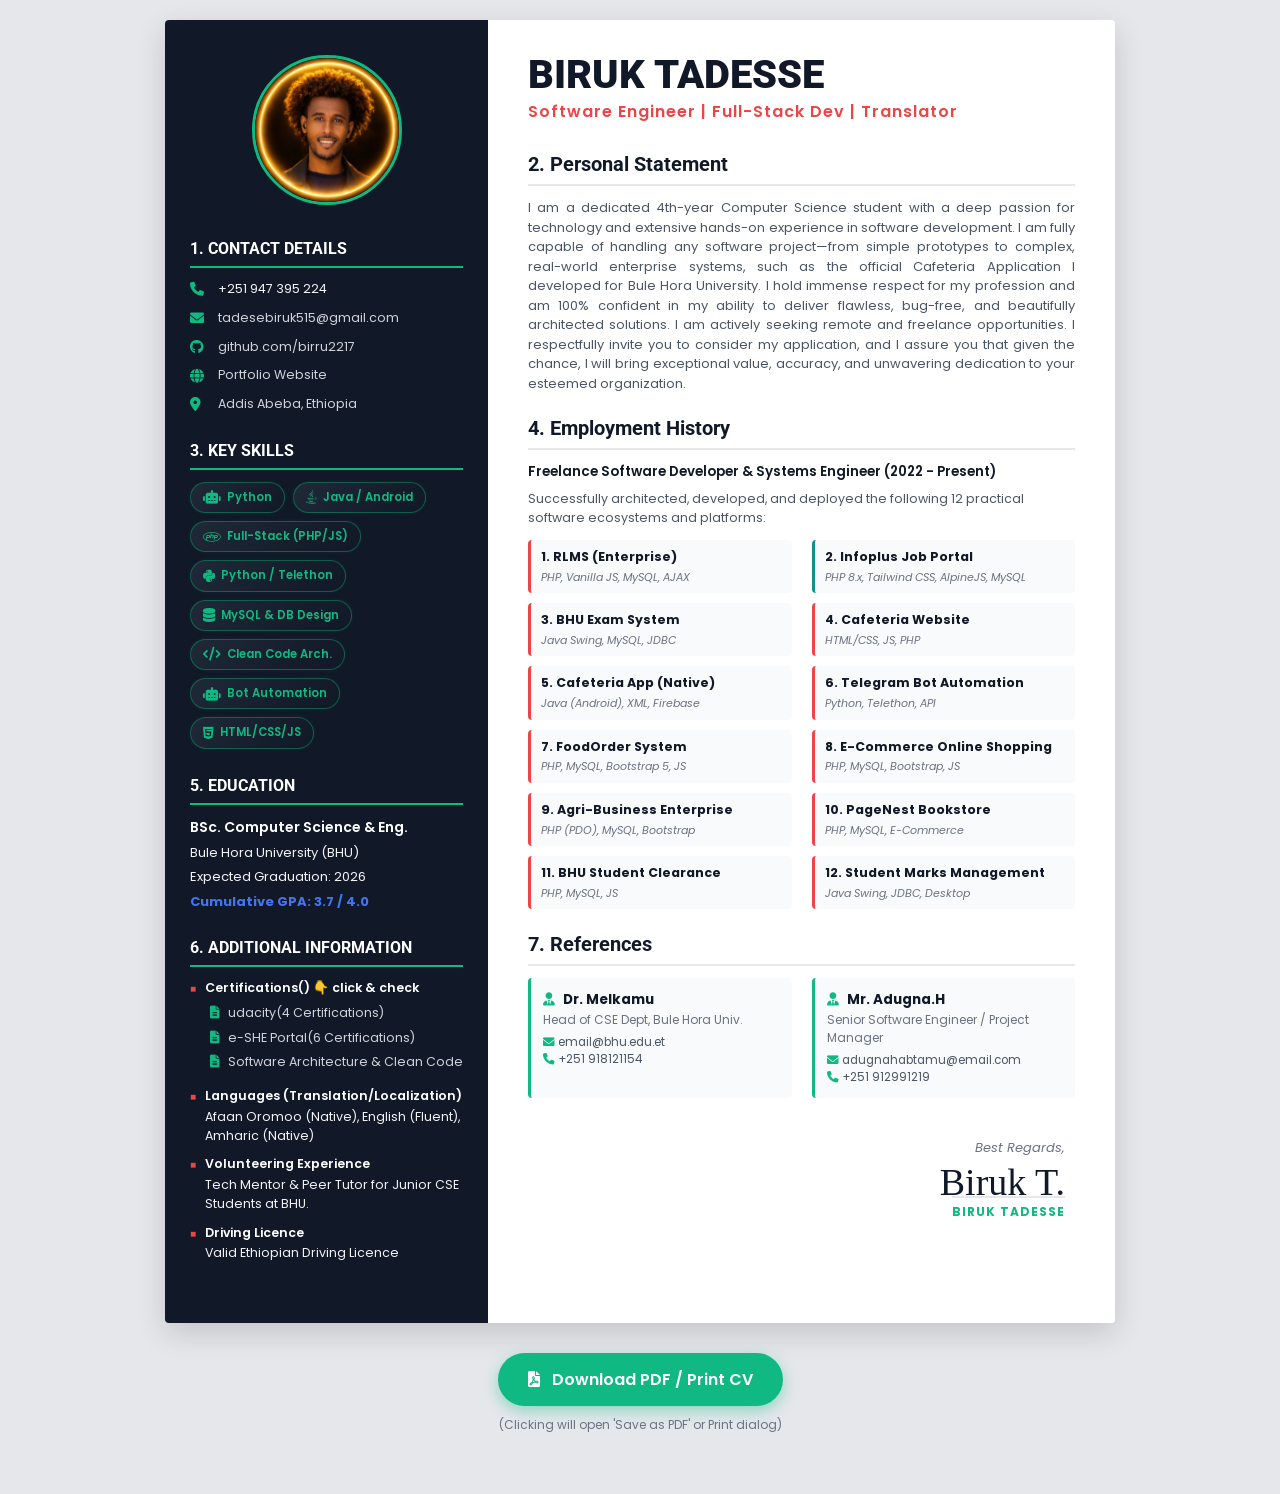
<file: my_cv.html>
<!DOCTYPE html>
<html lang="en">
<head>
    <meta charset="UTF-8">
    <meta name="viewport" content="width=device-width, initial-scale=1.0">
    <title>Biruk Tadesse - Professional CV</title>
    <link href="https://cdnjs.cloudflare.com/ajax/libs/font-awesome/6.0.0/css/all.min.css" rel="stylesheet">
    <style>
        @import url('https://fonts.googleapis.com/css2?family=Poppins:wght@300;400;500;600;700&family=Roboto:wght@300;400;700;900&display=swap');

        * {
            box-sizing: border-box;
            margin: 0;
            padding: 0;
        }

        body {
            font-family: 'Poppins', sans-serif;
            background-color: #e5e7eb;
            color: #1f2937;
            line-height: 1.5;
            padding: 20px 0; 
            display: flex;
            flex-direction: column; 
            align-items: center; 
        }

        .cv-wrapper {
            display: flex;
            width: 100%;
            max-width: 950px;
            background-color: #ffffff;
            box-shadow: 0 10px 30px rgba(0,0,0,0.15);
            border-radius: 4px;
            overflow: hidden;
        }

        /* --- LEFT COLUMN --- */
        .left-column {
            width: 34%;
            background-color: #111827; 
            color: #f3f4f6;
            padding: 35px 25px;
        }

        .profile-pic-container {
            text-align: center;
            margin-bottom: 25px;
        }

        .profile-pic {
            width: 150px;
            height: 150px;
            border-radius: 50%;
            object-fit: cover;
            border: 3px solid #10b981; 
        }

        .left-section {
            margin-bottom: 25px;
        }

        .section-title-left {
            font-family: 'Roboto', sans-serif;
            font-size: 16px;
            font-weight: 700;
            text-transform: uppercase;
            border-bottom: 2px solid #10b981;
            padding-bottom: 5px;
            margin-bottom: 12px;
            color: #ffffff;
        }

        /* 1. Contact Details */
        .contact-item {
            margin-bottom: 10px;
            font-size: 12.5px;
            display: flex;
            align-items: center;
            word-break: break-word;
        }

        .contact-icon {
            color: #10b981;
            width: 20px;
            margin-right: 8px;
            font-size: 14px;
        }

        .contact-item a {
            color: #d1d5db;
            text-decoration: none;
        }
        .contact-item a:hover {
            color: #ef4444 !important; 
            text-decoration: underline;
        }
        /* 3. Key Skills */
        .skill-box { margin-bottom: 12px; }
        .skill-name { font-size: 12.5px; font-weight: 500; margin-bottom: 4px; }
        .progress-bg { width: 100%; height: 5px; background-color: #374151; border-radius: 3px; }
        .progress-fill { height: 100%; background-color: #783737; border-radius: 3px; }
        /* Magic Badge Skills */
        .magic-badge {
            background: linear-gradient(135deg, #1f2937, #111827);
            color: #10b981;
            border: 1px solid rgba(16, 185, 129, 0.4);
            padding: 6px 12px;
            border-radius: 20px;
            font-size: 11.5px;
            font-weight: 600;
            display: flex;
            align-items: center;
            transition: all 0.3s ease;
            box-shadow: 0 0 5px rgba(16, 185, 129, 0.1);
            cursor: pointer;
        }
        .magic-badge i { 
            margin-right: 6px; 
            font-size: 14px; 
        }
        .magic-badge:hover {
            background: #10b981;
            color: #ffffff;
            box-shadow: 0 0 15px rgba(16, 185, 129, 0.7);
            transform: translateY(-2px);
            border-color: #10b981;
        }
        /* 5. Education */
        .edu-item { font-size: 13px; margin-bottom: 5px; }
        .edu-bold { font-weight: 600; color: #fff; font-size: 14px; }
        .edu-gpa { color: #4475ef; font-weight: bold; }

        /* 6. Additional Info */
        .add-info-list {
            list-style: none;
            font-size: 12.5px;
        }
        .add-info-list li {
            margin-bottom: 10px;
            padding-left: 15px;
            position: relative;
        }
        .add-info-list li::before {
            content: '■';
            color: #ef4444;
            position: absolute;
            left: 0;
            font-size: 10px;
            top: 2px;
        }
        .info-subtitle { font-weight: 600; color: #fff; display: block; margin-bottom: 2px;}

        /* --- RIGHT COLUMN --- */
        .right-column {
            width: 66%;
            padding: 35px 40px;
            background-color: #ffffff;
        }

        .header-name h1 {
            font-family: 'Roboto', sans-serif;
            font-size: 40px;
            font-weight: 900;
            color: #111827;
            text-transform: uppercase;
            line-height: 1;
        }

        .header-name h2 {
            font-size: 16px;
            color: #ef4444;
            font-weight: 600;
            letter-spacing: 1px;
            margin-top: 5px;
            margin-bottom: 25px;
        }

        .section-title-right {
            font-family: 'Roboto', sans-serif;
            font-size: 20px;
            font-weight: 700;
            color: #111827;
            border-bottom: 2px solid #e5e7eb;
            padding-bottom: 5px;
            margin-bottom: 12px;
            margin-top: 20px;
        }

        /* 2. Personal Statement */
        .personal-statement {
            font-size: 13px;
            color: #4b5563;
            text-align: justify;
        }

        /* 4. Employment History (Projects List) */
        .employment-intro {
            font-size: 13.5px;
            font-weight: 600;
            color: #111827;
            margin-bottom: 8px;
        }
        
        .projects-grid {
            display: grid;
            grid-template-columns: 1fr 1fr;
            gap: 10px 20px;
        }

        .project-item {
            font-size: 12.5px;
            color: #374151;
            background: #f9fafb;
            padding: 8px 10px;
            border-left: 3px solid #ef4444;
            border-radius: 4px;
        }

        /* Custom Left Border For New Project */
        .project-item.infoplus-theme {
            border-left: 3px solid #0d9488;
        }

        .project-item strong {
            color: #111827;
            display: block;
            margin-bottom: 2px;
        }

        .tech-stack {
            font-size: 11px;
            color: #6b7280;
            font-style: italic;
        }

        /* 7. References */
        .reference-text {
            font-size: 13.5px;
            font-weight: 500;
            color: #4b5563;
            background: #f3f4f6;
            padding: 10px 15px;
            border-radius: 4px;
            display: inline-block;
        }

        @media print {
            body { padding: 0; background-color: #fff; }
            .cv-wrapper { box-shadow: none; border-radius: 0; max-width: 100%; margin: 0; }
            .no-print { display: none !important; } 
            * { -webkit-print-color-adjust: exact !important; print-color-adjust: exact !important; }
        }
        /* Certification Links Styling */
        .cert-link {
            color: #d1d5db; 
            text-decoration: none;
            font-size: 12.5px;
            display: flex;
            align-items: flex-start;
            margin-top: 6px;
            transition: color 0.3s ease;
        }
        .cert-link i {
            margin-top: 2px;
            margin-right: 8px;
            color: #10b981; 
            font-size: 13px;
        }
        .cert-link:hover {
            color: #10b981; 
            text-decoration: underline;
        }
    </style>
</head>
<body>

    <div class="cv-wrapper">
        
        <!-- LEFT COLUMN -->
        <div class="left-column">
            
            <div class="profile-pic-container">
                <img src="profile.png" alt="Biruk Tadesse" class="profile-pic">
            </div>

            <!-- 1. Contact Details -->
            <div class="left-section">
                <div class="section-title-left">1. Contact Details</div>
                <div class="contact-item"><i class="fas fa-phone contact-icon"></i> +251 947 395 224</div>
                <div class="contact-item"><i class="fas fa-envelope contact-icon"></i> <a href="mailto:tadesebiruk515@gmail.com">tadesebiruk515@gmail.com</a></div>
                <div class="contact-item"><i class="fab fa-github contact-icon"></i> <a href="https://github.com/birru2217" target="_blank">github.com/birru2217</a></div>
                <div class="contact-item"><i class="fas fa-globe contact-icon"></i> <a href="https://birru2217.github.io/portfolio/" target="_blank">Portfolio Website</a></div>
                <div class="contact-item"><i class="fas fa-map-marker-alt contact-icon"></i> <a href="https://www.google.com/maps/place/Addis+Ababa,+Ethiopia" target="_blank">Addis Abeba, Ethiopia</a></div>
            </div>

           <!-- 3. Key Skills (Magic Badges) -->
            <div class="left-section">
                <div class="section-title-left">3. Key Skills</div>
                <div style="display: flex; flex-wrap: wrap; gap: 8px;">
                    <div class="magic-badge">
                        <i class="fas fa-robot"></i> Python
                    </div>
                    <div class="magic-badge">
                        <i class="fab fa-java"></i> Java / Android
                    </div>
                    <div class="magic-badge">
                        <i class="fab fa-php"></i> Full-Stack (PHP/JS)
                    </div>
                    <div class="magic-badge">
                        <i class="fab fa-python"></i> Python / Telethon
                    </div>
                    <div class="magic-badge">
                        <i class="fas fa-database"></i> MySQL & DB Design
                    </div>
                    <div class="magic-badge">
                        <i class="fas fa-code"></i> Clean Code Arch.
                    </div>
                    <div class="magic-badge">
                        <i class="fas fa-robot"></i> Bot Automation
                    </div>
                     <div class="magic-badge">
                        <i class="fab fa-html5"></i> HTML/CSS/JS
                    </div>
                </div>
            </div>

            <!-- 5. Education -->
            <div class="left-section">
                <div class="section-title-left">5. Education</div>
                <div class="edu-item edu-bold">BSc. Computer Science & Eng.</div>
                <div class="edu-item">Bule Hora University (BHU)</div>
                <div class="edu-item">Expected Graduation: 2026</div>
                <div class="edu-item edu-gpa">Cumulative GPA: 3.7 / 4.0</div>
            </div>

            <!-- 6. Additional Information -->
            <div class="left-section">
                <div class="section-title-left">6. Additional Information</div>
                <ul class="add-info-list">
                   <li style="margin-bottom: 15px;">
                        <span class="info-subtitle" style="margin-bottom: 5px;">Certifications() 👇 click & check</span>
                        <div style="padding-left: 5px;">
                            <a href="https://birru2217.github.io/portfolio/udacity_certs.pdf" target="_blank" class="cert-link">
                                <i class="fas fa-file-alt"></i> udacity(4 Certifications)
                            </a>
                            <a href="https://birru2217.github.io/portfolio/eshe_certs.pdf" target="_blank" class="cert-link">
                                <i class="fas fa-file-alt"></i> e-SHE Portal(6 Certifications)
                            </a>
                            <a href="https://birru2217.github.io/portfolio/software_arch.pdf" target="_blank" class="cert-link">
                                <i class="fas fa-file-alt"></i> Software Architecture & Clean Code
                            </a>
                        </div>
                    </li>
                    <li>
                        <span class="info-subtitle">Languages (Translation/Localization)</span>
                        Afaan Oromoo (Native), English (Fluent), Amharic (Native)
                    </li>
                    <li>
                        <span class="info-subtitle">Volunteering Experience</span>
                        Tech Mentor & Peer Tutor for Junior CSE Students at BHU.
                    </li>
                    <li>
                        <span class="info-subtitle">Driving Licence</span>
                        Valid Ethiopian Driving Licence
                    </li>
                </ul>
            </div>

        </div>

        <!-- RIGHT COLUMN -->
        <div class="right-column">
            
            <div class="header-name">
                <h1>Biruk Tadesse</h1>
                <h2>Software Engineer | Full-Stack Dev | Translator</h2>
            </div>

            <!-- 2. Personal Statement -->
            <div>
                <div class="section-title-right">2. Personal Statement</div>
               <p class="personal-statement">
                    I am a dedicated 4th-year Computer Science student with a deep passion for technology and extensive hands-on experience in software development. I am fully capable of handling any software project—from simple prototypes to complex, real-world enterprise systems, such as the official Cafeteria Application I developed for Bule Hora University. I hold immense respect for my profession and am 100% confident in my ability to deliver flawless, bug-free, and beautifully architected solutions. I am actively seeking remote and freelance opportunities. I respectfully invite you to consider my application, and I assure you that given the chance, I will bring exceptional value, accuracy, and unwavering dedication to your esteemed organization.
                </p>
            </div>

            <!-- 4. Employment History -->
            <div>
                <div class="section-title-right">4. Employment History</div>
                <p class="employment-intro">Freelance Software Developer & Systems Engineer (2022 - Present)</p>
                <!-- 🪄 NUMBER UPDATED TO 12 -->
                <p style="font-size: 12.5px; color: #4b5563; margin-bottom: 12px;">Successfully architected, developed, and deployed the following 12 practical software ecosystems and platforms:</p>
                
                <div class="projects-grid">
                    <div class="project-item">
                        <strong>1. RLMS (Enterprise)</strong>
                        <div class="tech-stack">PHP, Vanilla JS, MySQL, AJAX</div>
                    </div>
                    <!-- 🪄 NEW INFOPLUS PROJECT ADDED AS #2 -->
                    <div class="project-item infoplus-theme">
                        <strong>2. Infoplus Job Portal</strong>
                        <div class="tech-stack">PHP 8.x, Tailwind CSS, AlpineJS, MySQL</div>
                    </div>
                    <div class="project-item">
                        <strong>3. BHU Exam System</strong>
                        <div class="tech-stack">Java Swing, MySQL, JDBC</div>
                    </div>
                    <div class="project-item">
                        <strong>4. Cafeteria Website</strong>
                        <div class="tech-stack">HTML/CSS, JS, PHP</div>
                    </div>
                    <div class="project-item">
                        <strong>5. Cafeteria App (Native)</strong>
                        <div class="tech-stack">Java (Android), XML, Firebase</div>
                    </div>
                    <div class="project-item">
                        <strong>6. Telegram Bot Automation</strong>
                        <div class="tech-stack">Python, Telethon, API</div>
                    </div>
                    <div class="project-item">
                        <strong>7. FoodOrder System</strong>
                        <div class="tech-stack">PHP, MySQL, Bootstrap 5, JS</div>
                    </div>
                    <div class="project-item">
                        <strong>8. E-Commerce Online Shopping</strong>
                        <div class="tech-stack">PHP, MySQL, Bootstrap, JS</div>
                    </div>
                    <div class="project-item">
                        <strong>9. Agri-Business Enterprise</strong>
                        <div class="tech-stack">PHP (PDO), MySQL, Bootstrap</div>
                    </div>
                    <div class="project-item">
                        <strong>10. PageNest Bookstore</strong>
                        <div class="tech-stack">PHP, MySQL, E-Commerce</div>
                    </div>
                    <div class="project-item">
                        <strong>11. BHU Student Clearance</strong>
                        <div class="tech-stack">PHP, MySQL, JS</div>
                    </div>
                    <div class="project-item">
                        <strong>12. Student Marks Management</strong>
                        <div class="tech-stack">Java Swing, JDBC, Desktop</div>
                    </div>
                </div>
            </div>

            <!-- 7. References -->
            <div style="margin-top: 15px;">
                <div class="section-title-right">7. References</div>
                
                <div style="display: flex; gap: 20px; margin-top: 10px;">
                    <!-- Reference 1 -->
                    <div style="flex: 1; background: #f9fafb; padding: 12px; border-left: 3px solid #10b981; border-radius: 4px;">
                        <strong style="color: #111827; display: block; font-size: 13.5px;">
                            <i class="fas fa-user-tie" style="color: #10b981; margin-right: 5px;"></i> Dr. Melkamu
                        </strong>
                        <span style="font-size: 12px; color: #6b7280; display: block; margin-bottom: 5px;">Head of CSE Dept, Bule Hora Univ.</span>
                        <div style="font-size: 11.5px; color: #4b5563;">
                            <i class="fas fa-envelope" style="color: #10b981;"></i> email@bhu.edu.et <br>
                            <i class="fas fa-phone" style="color: #10b981;"></i> +251 918121154
                        </div>
                    </div>

                    <!-- Reference 2 -->
                    <div style="flex: 1; background: #f9fafb; padding: 12px; border-left: 3px solid #10b981; border-radius: 4px;">
                        <strong style="color: #111827; display: block; font-size: 13.5px;">
                            <i class="fas fa-user-tie" style="color: #10b981; margin-right: 5px;"></i> Mr. Adugna.H
                        </strong>
                        <span style="font-size: 12px; color: #6b7280; display: block; margin-bottom: 5px;">Senior Software Engineer / Project Manager</span>
                        <div style="font-size: 11.5px; color: #4b5563;">
                            <i class="fas fa-envelope" style="color: #10b981;"></i> adugnahabtamu@email.com <br>
                            <i class="fas fa-phone" style="color: #10b981;"></i> +251 912991219
                        </div>
                    </div>
                </div>
            </div>

            <!-- Signature (Mallattoo) Section -->
            <div style="margin-top: 40px; text-align: right; padding-right: 10px;">
                <div style="font-size: 13px; color: #6b7280; margin-bottom: 5px; font-style: italic;">Best Regards,</div>
                <div style="font-family: 'Brush Script MT', 'Lucida Handwriting', cursive; font-size: 38px; color: #111827; line-height: 1; margin-bottom: -5px;">
                    Biruk T.
                </div>
                <div style="font-size: 12px; color: #10b981; font-weight: 700; border-top: 2px solid #e5e7eb; display: inline-block; padding-top: 5px; text-transform: uppercase; letter-spacing: 1px;">
                    Biruk Tadesse
                </div>
            </div>

        </div> <!-- End of Right Column -->
    </div> <!-- End of CV Wrapper -->

    <!-- Download / Print Button (Yeroo print godhan ni dhokata) -->
    <div class="no-print" style="text-align: center; margin-top: 30px; margin-bottom: 40px; width: 100%;">
        <button onclick="window.print()" style="background-color: #10b981; color: white; border: none; padding: 14px 30px; font-size: 16px; font-weight: 600; border-radius: 30px; cursor: pointer; box-shadow: 0 5px 15px rgba(16,185,129,0.4); font-family: 'Poppins', sans-serif; transition: all 0.3s ease;">
            <i class="fas fa-file-pdf" style="margin-right: 8px;"></i> Download PDF / Print CV
        </button>
        <p style="font-size: 12px; color: #6b7280; margin-top: 10px;">(Clicking will open 'Save as PDF' or Print dialog)</p>
    </div>

</body>
</html>
</file>
